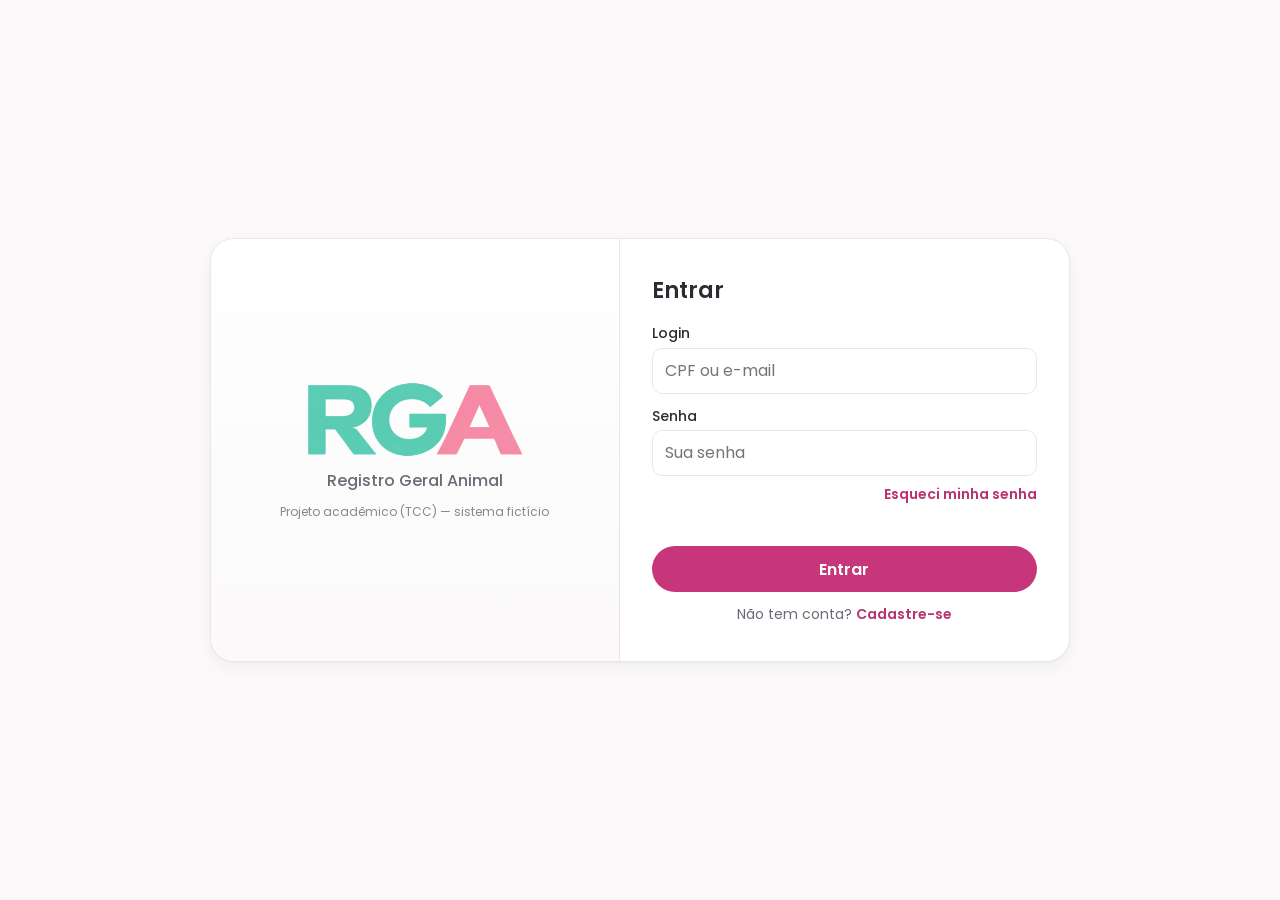
<file: index.html>
<!DOCTYPE html>
<html lang="pt-BR">
<head>
  <meta charset="UTF-8">
  <meta name="viewport" content="width=device-width, initial-scale=1.0, viewport-fit=cover">
  <meta name="theme-color" content="#ffffff">
  <meta name="mobile-web-app-capable" content="yes">
  <meta name="apple-mobile-web-app-capable" content="yes">
  <meta name="apple-mobile-web-app-status-bar-style" content="default">
  <meta name="apple-mobile-web-app-title" content="RGA">
  <title>RGA — Registro Geral Animal</title>
  <link rel="manifest" href="manifest.webmanifest">
  <link rel="icon" href="icons/icon.svg" type="image/svg+xml">
  <link rel="apple-touch-icon" href="icons/icon-192.png">
  <link rel="preconnect" href="https://fonts.googleapis.com">
  <link href="https://fonts.googleapis.com/css2?family=Poppins:wght@400;500;600;700&display=swap" rel="stylesheet">
  <link rel="stylesheet" href="css/style.css">
</head>
<body>
  <!-- Tela de abertura -->
  <div id="splash" aria-hidden="true">
    <img src="img/logo-rga.png" alt="">
    <span>Registro Geral Animal</span>
  </div>

  <!-- ================= LOGIN / CRIAR CONTA ================= -->
  <section id="tela-login" class="tela-auth" hidden>
    <div class="auth-card">
      <div class="auth-marca">
        <img src="img/logo-rga.png" alt="RGA">
        <p>Registro Geral Animal</p>
        <small>Projeto acadêmico (TCC) — sistema fictício</small>
      </div>

      <div class="auth-forms">
        <!-- Entrar -->
        <form id="form-login" class="auth-form" novalidate>
          <h2>Entrar</h2>
          <label class="campo"><span>Login</span>
            <input name="login" autocomplete="username" placeholder="CPF ou e-mail">
          </label>
          <label class="campo"><span>Senha</span>
            <input name="senha" type="password" autocomplete="current-password" placeholder="Sua senha">
          </label>
          <button type="button" class="link link-direita" data-auth="esqueci">Esqueci minha senha</button>
          <p class="erro" role="alert"></p>
          <button class="btn btn-rosa btn-bloco">Entrar</button>
          <p class="auth-troca">Não tem conta? <button type="button" class="link" data-auth="conta">Cadastre-se</button></p>
        </form>

        <!-- Criar conta -->
        <form id="form-conta" class="auth-form" novalidate hidden>
          <h2>Criar conta</h2>
          <label class="campo"><span>Nome completo</span><input name="nome" autocomplete="name" maxlength="60"></label>
          <div class="grade-2">
            <label class="campo"><span>CPF</span><input name="cpf" inputmode="numeric" placeholder="000.000.000-00" maxlength="14"></label>
            <label class="campo"><span>Telefone</span><input name="telefone" inputmode="tel" placeholder="(00) 00000-0000" maxlength="15"></label>
          </div>
          <label class="campo"><span>E-mail</span><input name="email" type="email" autocomplete="email" maxlength="60"></label>
          <label class="campo"><span>Cidade / UF</span><input name="cidade" placeholder="São Bernardo do Campo / SP" maxlength="40"></label>
          <div class="grade-2">
            <label class="campo"><span>Senha</span><input name="senha" type="password" autocomplete="new-password" placeholder="Mín. 6 caracteres"></label>
            <label class="campo"><span>Confirmar senha</span><input name="senha2" type="password" autocomplete="new-password"></label>
          </div>
          <label class="campo checkbox aceite"><input type="checkbox" name="termos">
            <span>Li e aceito os <button type="button" class="link" data-termos>Termos de uso e privacidade</button></span></label>
          <p class="erro" role="alert"></p>
          <button class="btn btn-rosa btn-bloco">Criar conta</button>
          <p class="auth-troca">Já tem conta? <button type="button" class="link" data-auth="login">Entrar</button></p>
        </form>

        <!-- Esqueci a senha -->
        <form id="form-esqueci" class="auth-form" novalidate hidden>
          <h2>Redefinir senha</h2>
          <p class="texto-suave">Confirme seus dados para criar uma senha nova.</p>
          <label class="campo"><span>CPF ou e-mail</span><input name="login"></label>
          <label class="campo"><span>Telefone cadastrado</span><input name="telefone" inputmode="tel" placeholder="(00) 00000-0000" maxlength="15"></label>
          <label class="campo"><span>Nova senha</span><input name="senha" type="password" autocomplete="new-password" placeholder="Mín. 6 caracteres"></label>
          <p class="erro" role="alert"></p>
          <button class="btn btn-rosa btn-bloco">Salvar nova senha</button>
          <p class="auth-troca"><button type="button" class="link" data-auth="login">Voltar para o login</button></p>
        </form>
      </div>
    </div>
  </section>

  <!-- ================= APLICATIVO (após login) ================= -->
  <div id="app" hidden>
    <header class="topo">
      <button class="btn-icone" id="abrir-menu" aria-label="Abrir menu"></button>
      <a href="#inicio" class="logo-topo"><img src="img/logo-rga.png" alt="RGA — início"></a>
      <span class="topo-ola" id="topo-ola"></span>
    </header>

    <div id="fundo-menu" hidden></div>
    <nav id="menu-lateral" aria-label="Menu principal">
      <div class="menu-usuario">
        <strong id="menu-nome"></strong>
        <small id="menu-email"></small>
      </div>
      <div id="menu-links"></div>
      <button class="menu-link menu-sair" id="btn-sair"></button>
    </nav>

    <main id="conteudo"></main>

    <!-- Assistente "Posso ajudar?" -->
    <button class="ajuda-flutuante nao-imprimir" id="btn-ajuda">
      <span class="gato"></span><span>Posso ajudar?</span>
    </button>
    <div class="chat nao-imprimir" id="chat" hidden>
      <div class="chat-topo">
        <span class="gato"></span>
        <div><strong>Assistente RGA</strong><small>Respostas rápidas</small></div>
        <button class="fechar-chat" id="fechar-chat" aria-label="Fechar">×</button>
      </div>
      <div class="chat-msgs" id="chat-msgs"></div>
      <form class="chat-envio" id="chat-form">
        <input id="chat-input" placeholder="Digite sua dúvida…" autocomplete="off">
        <button class="btn-icone" aria-label="Enviar" id="chat-enviar"></button>
      </form>
    </div>
  </div>

  <!-- Janela para detalhes -->
  <dialog id="modal">
    <div class="modal-conteudo">
      <button class="fechar" id="fechar-modal" aria-label="Fechar">×</button>
      <div id="modal-corpo"></div>
    </div>
  </dialog>

  <script src="js/vendor/qrcode.js"></script>
  <script src="js/dados.js"></script>
  <script src="js/app.js"></script>
</body>
</html>
</file>
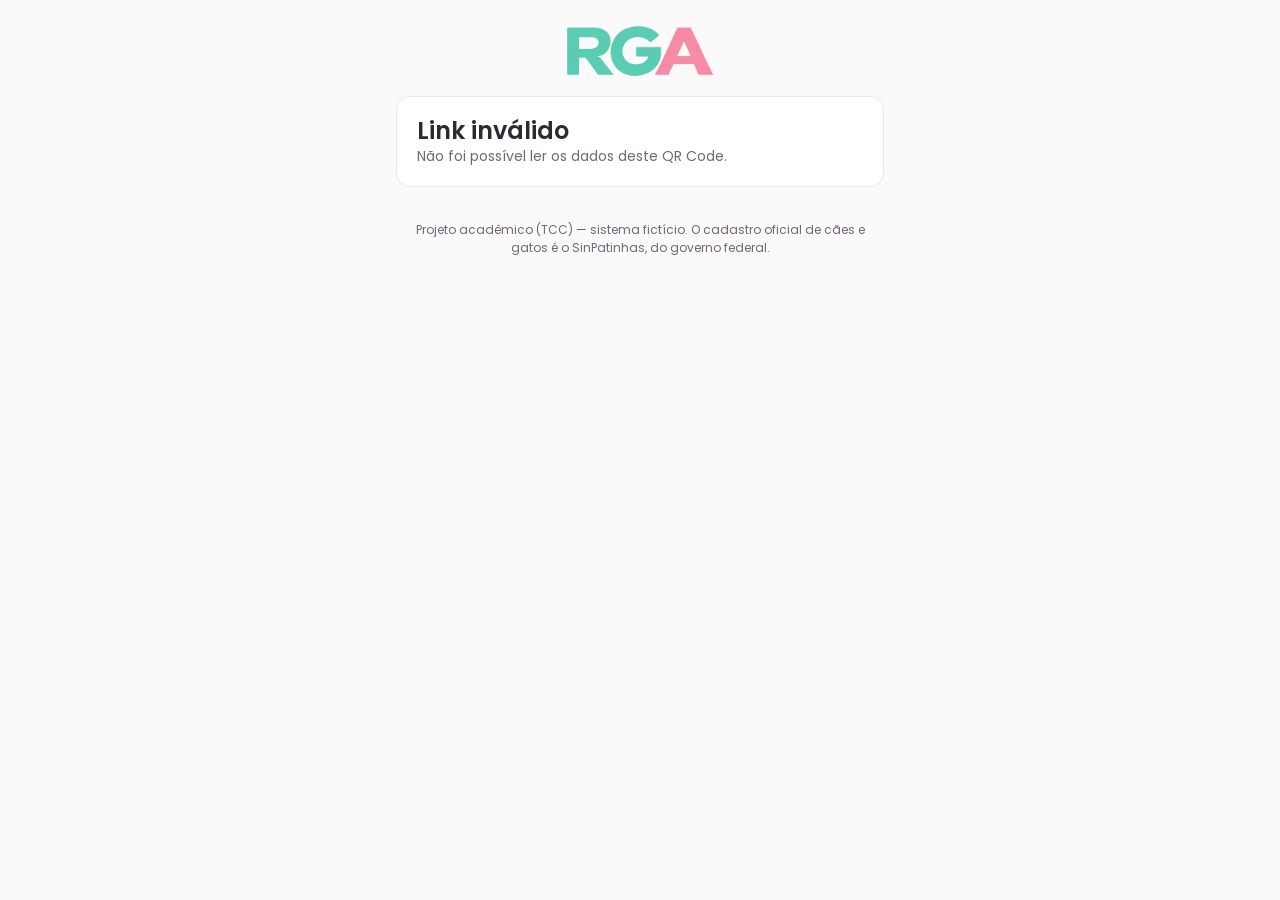
<file: encontrei.html>
<!DOCTYPE html>
<html lang="pt-BR">
<head>
  <meta charset="UTF-8">
  <meta name="viewport" content="width=device-width, initial-scale=1.0, viewport-fit=cover">
  <meta name="theme-color" content="#ffffff">
  <meta name="robots" content="noindex">
  <title>Encontrei um animal — RGA</title>
  <link rel="icon" href="icons/icon.svg" type="image/svg+xml">
  <link rel="preconnect" href="https://fonts.googleapis.com">
  <link href="https://fonts.googleapis.com/css2?family=Poppins:wght@400;500;600;700&display=swap" rel="stylesheet">
  <link rel="stylesheet" href="css/style.css">
</head>
<body class="pagina-publica">
  <!-- Página aberta ao escanear o QR Code do RGA.
       Os dados vêm dentro do próprio link (depois do #) e não são enviados a nenhum servidor. -->
  <main class="publica">
    <img class="publica-logo" src="img/logo-rga.png" alt="RGA — Registro Geral Animal">
    <div id="cartao"></div>
    <p class="texto-suave publica-nota">Projeto acadêmico (TCC) — sistema fictício. O cadastro oficial de cães e
      gatos é o SinPatinhas, do governo federal.</p>
  </main>

  <script>
    const EMOJI = { "Cão": "🐶", "Gato": "🐱", "Ave": "🐦", "Coelho": "🐰", "Roedor": "🐹", "Réptil": "🦎", "Outro": "🐾" };
    const esc = (t) => String(t ?? "").replace(/[&<>"']/g, (c) => ({ "&": "&amp;", "<": "&lt;", ">": "&gt;", '"': "&quot;", "'": "&#39;" })[c]);

    function decodificar(texto) {
      const b64 = texto.replace(/-/g, "+").replace(/_/g, "/");
      const bin = atob(b64 + "===".slice((b64.length + 3) % 4));
      return JSON.parse(new TextDecoder().decode(Uint8Array.from(bin, (c) => c.charCodeAt(0))));
    }

    let d = null;
    try { d = decodificar(location.hash.slice(1)); } catch { d = null; }
    const cartao = document.getElementById("cartao");

    if (!d || !d.n) {
      cartao.innerHTML = `<section class="painel"><h1>Link inválido</h1>
        <p class="texto-suave">Não foi possível ler os dados deste QR Code.</p></section>`;
    } else {
      const fone = String(d.f || "").replace(/\D/g, "");
      const foneFmt = fone.length === 11 ? fone.replace(/(\d{2})(\d{5})(\d{4})/, "($1) $2-$3")
        : fone.replace(/(\d{2})(\d{4})(\d{4})/, "($1) $2-$3");
      const msg = encodeURIComponent(`Olá! Encontrei o(a) ${d.n} (RG ${d.rg}) pelo QR Code do RGA.`);
      document.title = `Encontrei ${d.n} — RGA`;
      cartao.innerHTML = `
        <section class="painel publica-cartao">
          <p class="publica-aviso">Você encontrou um animal com RGA</p>
          <div class="publica-animal">
            <div class="foto-animal">${EMOJI[d.e] || "🐾"}</div>
            <div><h1>${esc(d.n)}</h1>
              <p class="texto-suave">${esc([d.e, d.r, d.p, d.s].filter(Boolean).join(" · "))}</p>
              <span class="num-rg">RG ${esc(d.rg)}</span></div>
          </div>
          <div class="doc-dados">
            <div class="dado"><label>Tutor</label><span>${esc(d.t)}</span></div>
            <div class="dado"><label>Cidade</label><span>${esc(d.c || "—")}</span></div>
          </div>
          ${fone ? `
          <div class="publica-acoes">
            <a class="btn btn-rosa btn-bloco" href="tel:${fone}">Ligar para o tutor · ${esc(foneFmt)}</a>
            <a class="btn btn-verde btn-bloco" href="https://wa.me/55${fone}?text=${msg}" target="_blank" rel="noopener">Mandar mensagem no WhatsApp</a>
          </div>` : ""}
          <p class="texto-suave">Se puder, mantenha o animal em um lugar seguro, com água, até o tutor chegar.</p>
        </section>`;
    }
  </script>
</body>
</html>
</file>
<file: css/style.css>
/* ==========================================================
   RGA — Registro Geral Animal
   Paleta: Rosa, Dourado e Verde-água — visual limpo
   ========================================================== */
:root {
  --rosa: #e8559a;
  --rosa-claro: #fde8f1;
  --rosa-escuro: #b8336f;
  --rosa-forte: #c7357a;      /* fundo de botões: contraste 5:1 com texto branco */
  --dourado: #d4a933;
  --dourado-claro: #f8eecf;
  --dourado-escuro: #7a5c0a;
  --verde-agua: #2bbfae;
  --verde-agua-claro: #dcf5f1;
  --verde-agua-escuro: #14796e;

  --texto: #2d2a32;
  --texto-suave: #6e6876;
  --fundo: #fbf9fa;
  --branco: #fff;
  --borda: #ece6ea;
  --sombra: 0 1px 2px rgba(45, 42, 50, .04), 0 6px 18px rgba(45, 42, 50, .05);
  --raio: 14px;
  --topo: 64px;
  --menu: 260px;
}

* { box-sizing: border-box; margin: 0; padding: 0; }
[hidden] { display: none !important; }
html { -webkit-tap-highlight-color: transparent; }
body {
  font-family: "Poppins", system-ui, sans-serif;
  background: var(--fundo);
  color: var(--texto);
  min-height: 100vh;
  line-height: 1.45;
}
a { color: inherit; text-decoration: none; }
:focus-visible { outline: 3px solid var(--verde-agua); outline-offset: 2px; }
button { font: inherit; color: inherit; }
h1 { font-size: 24px; font-weight: 600; line-height: 1.2; }
h2 { font-size: 17px; font-weight: 600; }
.texto-suave { color: var(--texto-suave); font-size: 14px; }

.svg-ico { width: 22px; height: 22px; flex-shrink: 0; fill: none; stroke: currentColor;
  stroke-width: 1.8; stroke-linecap: round; stroke-linejoin: round; }

/* ---------- Botões ---------- */
.btn {
  display: inline-flex; align-items: center; justify-content: center; gap: 8px;
  border: none; border-radius: 999px;
  padding: 11px 22px; min-height: 46px;
  font-weight: 600; cursor: pointer; text-align: center;
  transition: background .15s, border-color .15s;
}
.btn-rosa { background: var(--rosa-forte); color: #fff; }
.btn-rosa:hover { background: var(--rosa-escuro); }
.btn-verde { background: var(--verde-agua-escuro); color: #fff; }
.btn-verde:hover { background: #0f5f56; }
.btn-contorno { background: #fff; color: var(--rosa-escuro); border: 1px solid var(--rosa); }
.btn-contorno:hover { background: var(--rosa-claro); }
.btn-pequeno { padding: 6px 14px; min-height: 38px; font-size: 14px; }
.btn-bloco { width: 100%; }
.btn-icone-texto .svg-ico { width: 18px; height: 18px; }
.btn-icone {
  display: inline-grid; place-items: center;
  width: 42px; height: 42px; border-radius: 12px;
  background: none; border: none; cursor: pointer; color: var(--texto);
}
.btn-icone:hover { background: var(--fundo); }
.btn-icone:disabled { opacity: .3; cursor: default; }
.link { background: none; border: none; color: var(--rosa-escuro); font-weight: 600; cursor: pointer; font-size: 14px; }
.link:hover { text-decoration: underline; }

/* ---------- Campos ---------- */
.campo { display: flex; flex-direction: column; gap: 4px; font-size: 14px; font-weight: 500; }
.campo input, .campo select, .campo textarea, .vacinas-form input, .linha-envio input, .chat-envio input {
  font: inherit; font-size: 16px; font-weight: 400;
  padding: 10px 12px; min-height: 46px; width: 100%;
  border: 1px solid var(--borda); border-radius: 10px; background: #fff; color: var(--texto);
}
.campo input:focus, .campo select:focus, .campo textarea:focus, .vacinas-form input:focus,
.linha-envio input:focus, .chat-envio input:focus {
  outline: none; border-color: var(--verde-agua); box-shadow: 0 0 0 3px var(--verde-agua-claro);
}
.campo.invalido input, .campo.invalido select { border-color: var(--rosa); background: var(--rosa-claro); }
.campo.checkbox { flex-direction: row; align-items: center; gap: 8px; align-self: end; min-height: 46px; }
.campo.checkbox input { width: 20px; height: 20px; min-height: 0; accent-color: var(--verde-agua); }
.erro { color: var(--rosa-escuro); font-size: 14px; font-weight: 500; min-height: 1.3em; }
.grade-2 { display: grid; grid-template-columns: 1fr 1fr; gap: 12px; }

/* ==========================================================
   ABERTURA E LOGIN
   ========================================================== */
#splash {
  position: fixed; inset: 0; z-index: 999;
  display: flex; flex-direction: column; align-items: center; justify-content: center; gap: 14px;
  background: #fff; transition: opacity .4s, visibility .4s;
}
#splash img { width: 240px; max-width: 70vw; animation: pulsar 1.2s ease-in-out infinite; }
#splash span { color: var(--texto-suave); }
#splash.oculto { opacity: 0; visibility: hidden; }
@keyframes pulsar { 50% { transform: scale(1.05); } }

.tela-auth {
  min-height: 100vh; display: grid; place-items: center;
  padding: calc(24px + env(safe-area-inset-top)) 16px calc(24px + env(safe-area-inset-bottom));
}
.auth-card {
  width: 100%; max-width: 860px;
  display: grid; grid-template-columns: 1fr 1.1fr;
  background: #fff; border: 1px solid var(--borda); border-radius: 24px; box-shadow: var(--sombra);
  overflow: hidden;
}
.auth-marca {
  display: flex; flex-direction: column; align-items: center; justify-content: center; gap: 10px;
  padding: 40px 28px; text-align: center;
  border-right: 1px solid var(--borda);
  background: linear-gradient(180deg, #fff, var(--fundo));
}
.auth-marca img { width: 220px; max-width: 100%; }
.auth-marca p { font-weight: 500; color: var(--texto-suave); }
.auth-marca small { font-size: 12px; color: var(--texto-suave); opacity: .8; }
.auth-forms { padding: 36px 32px; }
.auth-form { display: flex; flex-direction: column; gap: 12px; }
.auth-form h2 { font-size: 22px; margin-bottom: 4px; }
.link-direita { align-self: flex-end; margin-top: -4px; }
.auth-troca { text-align: center; font-size: 14px; color: var(--texto-suave); }

/* ==========================================================
   ESTRUTURA DO APP: TOPO, MENU LATERAL, CONTEÚDO
   ========================================================== */
.topo {
  position: sticky; top: 0; z-index: 40;
  display: flex; align-items: center; gap: 10px;
  height: calc(var(--topo) + env(safe-area-inset-top));
  padding: env(safe-area-inset-top) 12px 0;
  background: #fff;
  border-bottom: 3px solid transparent;
  border-image: linear-gradient(90deg, var(--verde-agua), var(--dourado), var(--rosa)) 1;
}
.logo-topo img { height: 34px; display: block; }
.topo-ola { margin-left: auto; font-size: 14px; color: var(--texto-suave); padding-right: 6px; }

#menu-lateral {
  position: fixed; z-index: 60; top: 0; bottom: 0; left: 0;
  width: var(--menu); max-width: 85vw;
  display: flex; flex-direction: column; gap: 2px;
  padding: calc(16px + env(safe-area-inset-top)) 12px calc(16px + env(safe-area-inset-bottom));
  background: #fff; border-right: 1px solid var(--borda);
  transform: translateX(-100%); transition: transform .25s ease;
  overflow-y: auto;
}
.menu-aberto #menu-lateral { transform: none; box-shadow: 0 0 40px rgba(0, 0, 0, .12); }
#fundo-menu { position: fixed; inset: 0; z-index: 55; background: rgba(45, 42, 50, .35); }
.menu-usuario { padding: 6px 10px 16px; margin-bottom: 8px; border-bottom: 1px solid var(--borda); display: flex; flex-direction: column; }
.menu-usuario strong { font-size: 15px; }
.menu-usuario small { color: var(--texto-suave); font-size: 12px; word-break: break-all; }
.menu-link {
  display: flex; align-items: center; gap: 12px;
  padding: 11px 12px; border-radius: 12px;
  color: var(--texto-suave); font-weight: 500; font-size: 15px;
  background: none; border: none; cursor: pointer; text-align: left; width: 100%;
}
.menu-link:hover { background: var(--fundo); color: var(--texto); }
.menu-link.ativo { background: var(--rosa-claro); color: var(--rosa-escuro); }
.menu-sair { margin-top: auto; border-top: 1px solid var(--borda); border-radius: 0; padding-top: 16px; }

main {
  width: 100%; max-width: 980px; margin: 0 auto;
  padding: 20px 16px calc(100px + env(safe-area-inset-bottom));
}

/* Computador: menu lateral sempre aberto, como no esboço */
@media (min-width: 1000px) {
  #abrir-menu { display: none; }
  .topo { padding-left: 24px; }
  #menu-lateral { top: calc(var(--topo) + 3px); transform: none; padding-top: 16px; }
  #fundo-menu { display: none; }
  main { padding-left: calc(var(--menu) + 32px); padding-right: 32px; max-width: calc(980px + var(--menu)); margin: 0; }
}

.cabecalho-tela { display: flex; align-items: flex-end; justify-content: space-between; gap: 12px; margin-bottom: 20px; flex-wrap: wrap; }
.cabecalho-tela p { color: var(--texto-suave); font-size: 14px; margin-top: 2px; }
.voltar { display: inline-flex; align-items: center; gap: 2px; color: var(--texto-suave); font-size: 14px; font-weight: 500; margin-bottom: 12px; }
.voltar .svg-ico { width: 18px; height: 18px; }

.painel {
  background: #fff; border: 1px solid var(--borda); border-radius: var(--raio);
  padding: 20px; margin-bottom: 16px;
}
.painel > h2 { margin-bottom: 14px; }
.painel-topo { display: flex; justify-content: space-between; align-items: center; margin-bottom: 10px; }
.duas-colunas { display: grid; grid-template-columns: 1fr 1fr; gap: 16px; align-items: start; }
.duas-colunas .painel { margin-bottom: 0; }
.acoes { display: flex; justify-content: flex-end; gap: 10px; flex-wrap: wrap; margin-top: 8px; }
.nota { margin-top: 16px; }

.vazio {
  text-align: center; padding: 40px 16px;
  background: #fff; border: 1px dashed var(--borda); border-radius: var(--raio);
  display: flex; flex-direction: column; align-items: center; gap: 14px;
}
.vazio img { height: 36px; opacity: .45; }
.vazio p { color: var(--texto-suave); }

/* Cores de destaque reutilizáveis */
.cor-verde { --cor: var(--verde-agua-escuro); --cor-fundo: var(--verde-agua-claro); --cor-linha: var(--verde-agua); }
.cor-rosa { --cor: var(--rosa-escuro); --cor-fundo: var(--rosa-claro); --cor-linha: var(--rosa); }
.cor-dourado { --cor: var(--dourado-escuro); --cor-fundo: var(--dourado-claro); --cor-linha: var(--dourado); }

/* ==========================================================
   INÍCIO
   ========================================================== */
.aviso-consulta {
  display: flex; align-items: center; gap: 14px;
  background: #fff; border: 1px solid var(--borda); border-left: 4px solid var(--verde-agua);
  border-radius: var(--raio); padding: 14px 16px; margin-bottom: 16px;
}
.aviso-consulta .svg-ico { color: var(--verde-agua-escuro); width: 28px; height: 28px; }
.aviso-consulta small { display: block; font-size: 12px; color: var(--texto-suave); }
.aviso-consulta span { font-size: 14px; color: var(--texto-suave); }

.atalhos { display: grid; grid-template-columns: repeat(auto-fill, minmax(160px, 1fr)); gap: 12px; margin-bottom: 20px; }
.atalho {
  display: flex; flex-direction: column; gap: 4px;
  background: #fff; border: 1px solid var(--borda); border-radius: var(--raio);
  padding: 18px 16px; transition: border-color .15s;
}
.atalho:hover { border-color: var(--cor-linha); }
.atalho-ico { width: 46px; height: 46px; border-radius: 12px; display: grid; place-items: center;
  background: var(--cor-fundo); color: var(--cor); margin-bottom: 8px; }
.atalho strong { font-size: 15px; }
.atalho small { font-size: 13px; color: var(--texto-suave); }

.duvidas { display: flex; flex-direction: column; }
.duvida { border-bottom: 1px solid var(--borda); }
.duvida summary {
  cursor: pointer; list-style: none; padding: 13px 28px 13px 0; font-weight: 500; font-size: 15px; position: relative;
}
.duvida summary::-webkit-details-marker { display: none; }
.duvida summary::after { content: "+"; position: absolute; right: 4px; top: 10px; font-size: 20px; color: var(--rosa); }
.duvida[open] summary::after { content: "−"; }
.duvida p { padding: 0 0 14px; color: var(--texto-suave); font-size: 14px; }
.form-duvida { margin-top: 18px; }
.form-duvida label { font-size: 14px; font-weight: 500; display: block; margin-bottom: 6px; }
.linha-envio { display: flex; gap: 8px; }
.linha-envio .btn { flex-shrink: 0; }

/* ==========================================================
   RGA
   ========================================================== */
.grade-cartoes { display: grid; grid-template-columns: repeat(auto-fill, minmax(260px, 1fr)); gap: 12px; }
.cartao-animal {
  display: flex; align-items: center; gap: 14px;
  background: #fff; border: 1px solid var(--borda); border-radius: var(--raio); padding: 12px;
}
.cartao-animal:hover { border-color: var(--dourado); }
.cartao-animal strong { display: block; font-size: 16px; }
.cartao-animal small { display: block; font-size: 13px; color: var(--texto-suave); }
.num-rg { font-family: "Courier New", monospace; font-size: 13px; font-weight: 700; color: var(--dourado-escuro); }
.foto-animal {
  width: 72px; height: 72px; border-radius: 12px; flex-shrink: 0;
  background: var(--fundo) center/cover no-repeat;
  display: grid; place-items: center; font-size: 34px;
}
.foto-animal.grande { width: 100%; height: 140px; font-size: 64px; border-radius: 12px 12px 0 0; }

.formulario .painel > h2 { margin-bottom: 6px; }
.formulario .texto-suave { margin-bottom: 10px; }
.form-animal-grade { display: grid; grid-template-columns: 200px 1fr; gap: 16px; margin: 12px 0 14px; }
.grade { display: grid; grid-template-columns: repeat(auto-fill, minmax(190px, 1fr)); gap: 12px; }
.formulario .campo + .campo { margin-top: 12px; }
.foto-campo { cursor: pointer; }
.foto-preview {
  flex: 1; min-height: 200px; border: 1px dashed var(--dourado); border-radius: var(--raio);
  background: var(--fundo) center/cover no-repeat;
  display: flex; flex-direction: column; align-items: center; justify-content: center; gap: 6px;
  color: var(--dourado-escuro); text-align: center; padding: 10px;
}
.foto-preview .svg-ico { width: 36px; height: 36px; }
.foto-preview small { font-size: 13px; }
.foto-preview.com-foto > * { display: none; }
.foto-preview.com-foto { border-style: solid; }

.vacinas-form { display: flex; flex-direction: column; gap: 8px; margin-bottom: 12px; }
.linha-vacina { display: grid; grid-template-columns: 2fr 1fr 1fr auto; gap: 8px; align-items: center; }
.remover {
  width: 34px; height: 34px; border-radius: 50%; border: none; cursor: pointer;
  background: var(--rosa-claro); color: var(--rosa-escuro); font-size: 18px; line-height: 1;
}

/* Documento (como no esboço: foto à esquerda, dados à direita) */
.documento {
  background: #fff; border: 1px solid var(--borda); border-radius: 18px; box-shadow: var(--sombra);
  overflow: hidden; margin-bottom: 16px;
}
.doc-topo { display: flex; align-items: center; gap: 14px; padding: 14px 18px; border-bottom: 2px solid var(--verde-agua); }
.doc-topo img { height: 30px; }
.doc-topo strong { display: block; font-size: 13px; letter-spacing: 1.5px; text-transform: uppercase; }
.doc-topo small { color: var(--texto-suave); font-size: 12px; }
.doc-corpo { display: grid; grid-template-columns: 150px 1fr; gap: 20px; padding: 18px; }
.doc-foto {
  width: 150px; height: 185px; border-radius: 12px;
  background: var(--fundo) center/cover no-repeat;
  display: grid; place-items: center; font-size: 64px;
}
.doc-dados { display: grid; grid-template-columns: 1fr 1fr; gap: 10px 18px; align-content: start; }
.dado label { display: block; font-size: 10px; text-transform: uppercase; letter-spacing: 1px; font-weight: 600; color: var(--verde-agua-escuro); }
.dado span { font-weight: 600; font-size: 15px; word-break: break-word; }
.dado-largo { grid-column: 1 / -1; }
.num-doc { font-family: "Courier New", monospace; font-size: 21px !important; color: var(--rosa-escuro); letter-spacing: 1px; }
.doc-rodape {
  display: flex; justify-content: space-between; align-items: center; gap: 10px;
  padding: 8px 18px; background: var(--fundo); border-top: 1px solid var(--borda);
  font-size: 12px; color: var(--texto-suave);
}

.abas { display: flex; gap: 4px; background: #fff; border: 1px solid var(--borda); border-radius: 999px; padding: 4px; margin-bottom: 12px; }
.abas button {
  flex: 1; border: none; background: none; cursor: pointer; padding: 9px 8px; border-radius: 999px;
  font-weight: 500; font-size: 14px; color: var(--texto-suave);
}
.abas button[aria-selected="true"] { background: var(--verde-agua-escuro); color: #fff; }

.lista-vacinas { list-style: none; margin-bottom: 16px; }
.lista-vacinas li { display: flex; align-items: center; gap: 10px; padding: 12px 0; border-bottom: 1px solid var(--borda); }
.lista-vacinas li > div { flex: 1; }
.lista-vacinas strong { display: block; }
.lista-vacinas small { color: var(--texto-suave); font-size: 13px; }
.status {
  display: inline-flex; align-items: center; gap: 4px;
  font-size: 12px; font-weight: 600; padding: 3px 10px; border-radius: 999px; white-space: nowrap;
}
.status .svg-ico { width: 14px; height: 14px; stroke-width: 2.4; }
.status.ok { background: var(--verde-agua-claro); color: var(--verde-agua-escuro); }
.status.atrasada { background: var(--rosa-claro); color: var(--rosa-escuro); }
.aviso-perda { display: flex; gap: 10px; align-items: center; background: var(--dourado-claro); color: var(--dourado-escuro);
  border-radius: 12px; padding: 12px 14px; margin-bottom: 16px; font-size: 14px; font-weight: 500; }
.subtitulo { font-size: 15px; margin: 20px 0 8px; }

/* ==========================================================
   CONSULTAS E CALENDÁRIO
   ========================================================== */
.lista-consultas { list-style: none; }
.lista-consultas li { display: flex; align-items: center; gap: 14px; padding: 12px 0; border-bottom: 1px solid var(--borda); }
.lista-consultas li:last-child { border-bottom: none; }
.lista-consultas li > div:nth-child(2) { flex: 1; }
.lista-consultas strong { display: block; font-size: 15px; }
.lista-consultas small { color: var(--texto-suave); font-size: 13px; }
.data-bloco {
  width: 52px; text-align: center; flex-shrink: 0;
  background: var(--rosa-claro); color: var(--rosa-escuro); border-radius: 12px; padding: 6px 0;
}
.data-bloco strong { font-size: 19px; line-height: 1.1; }
.data-bloco small { color: var(--rosa-escuro) !important; text-transform: uppercase; font-size: 11px !important; font-weight: 600; }

.calendario { max-width: 380px; }
.cal-topo { display: flex; align-items: center; justify-content: space-between; margin-bottom: 8px; }
.cal-topo strong { text-transform: capitalize; }
.cal-semana, .cal-dias { display: grid; grid-template-columns: repeat(7, 1fr); gap: 4px; text-align: center; }
.cal-semana span { font-size: 12px; color: var(--texto-suave); font-weight: 600; padding: 4px 0; }
.cal-dias button {
  aspect-ratio: 1; border: none; border-radius: 10px; background: none; cursor: pointer;
  font-size: 14px; position: relative;
}
.cal-dias button:not(:disabled):hover { background: var(--verde-agua-claro); }
.cal-dias button:disabled { cursor: default; color: var(--texto); }
.calendario .cal-dias button:disabled:not(.marcado):not(.hoje) { opacity: 1; }
.passo .cal-dias button:disabled { color: #c9c3cc; }
.cal-dias .hoje { font-weight: 700; color: var(--verde-agua-escuro) !important; box-shadow: inset 0 0 0 1px var(--verde-agua); }
.cal-dias .marcado::after {
  content: ""; position: absolute; left: 50%; bottom: 5px; width: 6px; height: 6px; margin-left: -3px;
  border-radius: 50%; background: var(--rosa);
}
.cal-dias .selecionado { background: var(--rosa-forte) !important; color: #fff !important; font-weight: 600; }
.legenda { font-size: 12px; color: var(--texto-suave); margin-top: 10px; display: flex; align-items: center; gap: 6px; }
.ponto { width: 8px; height: 8px; border-radius: 50%; background: var(--rosa); display: inline-block; }

.passo { scroll-margin-top: calc(var(--topo) + 16px); }
.passo h2 { display: flex; align-items: center; gap: 10px; }
.num-passo {
  width: 26px; height: 26px; border-radius: 50%; display: inline-grid; place-items: center;
  background: var(--verde-agua-claro); color: var(--verde-agua-escuro); font-size: 13px; font-weight: 700;
}
.tipos { display: grid; grid-template-columns: repeat(3, 1fr); gap: 10px; margin-bottom: 14px; }
.tipo {
  padding: 16px 8px; border-radius: 12px; border: 1px solid var(--borda); background: #fff;
  font-weight: 600; cursor: pointer;
}
.tipo.ativa { border-color: var(--rosa); background: var(--rosa-claro); color: var(--rosa-escuro); }
.opcoes, .horarios { display: flex; flex-wrap: wrap; gap: 8px; }
.opcao {
  display: inline-flex; align-items: center; gap: 6px;
  padding: 9px 16px; border-radius: 999px; border: 1px solid var(--borda); background: #fff;
  cursor: pointer; font-size: 14px; font-weight: 500;
}
.opcao:hover:not(:disabled) { border-color: var(--verde-agua); }
.opcao.ativa { background: var(--verde-agua-escuro); border-color: var(--verde-agua-escuro); color: #fff; }
.opcao:disabled { opacity: .35; cursor: default; text-decoration: line-through; }
.opcao span { font-size: 18px; }
.filtros { margin-bottom: 16px; }
.resumo { border-color: var(--rosa); scroll-margin-top: calc(var(--topo) + 16px); }
.resumo p { margin-bottom: 14px; }

/* Confirmação (círculo com o horário, como no esboço) */
.ticket { text-align: center; display: flex; flex-direction: column; align-items: center; gap: 8px; padding-top: 6px; }
.ticket img { height: 30px; }
.ticket-hora {
  width: 132px; height: 132px; border-radius: 50%; margin: 8px 0;
  display: grid; place-items: center;
  border: 3px solid var(--verde-agua); color: var(--verde-agua-escuro);
  font-size: 32px; font-weight: 700;
}
.ticket p { color: var(--texto-suave); }
.ticket .btn { margin-top: 10px; }

/* ==========================================================
   NOTÍCIAS, CUIDADOS, ADOÇÃO, AJUDA
   ========================================================== */
.grade-noticias { display: grid; grid-template-columns: repeat(auto-fill, minmax(240px, 1fr)); gap: 12px; }
.noticia {
  display: flex; flex-direction: column; gap: 6px; text-align: left; cursor: pointer;
  background: #fff; border: 1px solid var(--borda); border-top: 3px solid var(--cor-linha);
  border-radius: var(--raio); padding: 16px;
}
.noticia:hover { border-color: var(--cor-linha); }
.noticia p { font-size: 14px; color: var(--texto-suave); flex: 1; }
.noticia small { font-size: 12px; color: var(--texto-suave); }
.tag {
  align-self: flex-start; font-size: 11px; font-weight: 600; text-transform: uppercase; letter-spacing: .5px;
  padding: 3px 10px; border-radius: 999px; background: var(--cor-fundo); color: var(--cor);
}
.noticia-completa { display: flex; flex-direction: column; gap: 8px; }
.noticia-completa h2 { font-size: 22px; }
.noticia-completa p { margin-top: 6px; }

.cuidado { background: #fff; border: 1px solid var(--borda); border-top: 3px solid var(--cor-linha); border-radius: var(--raio); padding: 16px; }
.cuidado h2 { color: var(--cor); margin-bottom: 10px; }
.cuidado ul { list-style: none; display: flex; flex-direction: column; gap: 8px; }
.cuidado li { display: flex; gap: 8px; font-size: 14px; }
.cuidado li .svg-ico { width: 18px; height: 18px; color: var(--cor-linha); stroke-width: 2.4; margin-top: 1px; }

.cartao-adocao { background: #fff; border: 1px solid var(--borda); border-radius: var(--raio); overflow: hidden; display: flex; flex-direction: column; }
.adocao-info { padding: 14px 16px 16px; display: flex; flex-direction: column; gap: 6px; align-items: flex-start; flex: 1; }
.adocao-info strong { font-size: 17px; }
.adocao-info small { color: var(--texto-suave); font-size: 13px; }
.adocao-info p { font-size: 14px; flex: 1; }
.form-adotar { display: flex; flex-direction: column; gap: 10px; }
.form-adotar .foto-animal.grande { border-radius: 12px; height: 110px; }

.lista-simples { list-style: none; }
.lista-simples li { padding: 10px 0; border-bottom: 1px solid var(--borda); display: flex; flex-direction: column; }
.lista-simples small { color: var(--texto-suave); font-size: 12px; }

/* ==========================================================
   ÁREA DO ADMINISTRADOR
   ========================================================== */
.selo-admin {
  display: inline-flex; align-items: center; gap: 6px;
  background: var(--dourado-claro); color: var(--dourado-escuro);
  font-size: 13px; font-weight: 600; padding: 5px 12px 5px 8px; border-radius: 999px;
}
.selo-admin .svg-ico { width: 18px; height: 18px; }
.modo-admin .topo { border-image: linear-gradient(90deg, var(--dourado), var(--dourado-claro), var(--dourado)) 1; }

.numeros { display: grid; grid-template-columns: repeat(auto-fit, minmax(150px, 1fr)); gap: 12px; margin-bottom: 16px; }
.numero {
  display: flex; flex-direction: column; gap: 2px;
  background: #fff; border: 1px solid var(--borda); border-top: 3px solid var(--cor-linha);
  border-radius: var(--raio); padding: 14px 16px;
}
.numero strong { font-size: 28px; line-height: 1.1; color: var(--cor); }
.numero span { font-size: 13px; color: var(--texto-suave); }

.busca {
  width: 100%; font: inherit; font-size: 16px; min-height: 46px; margin-bottom: 12px;
  padding: 10px 14px; border: 1px solid var(--borda); border-radius: 999px; background: #fff;
}
.busca:focus { outline: none; border-color: var(--verde-agua); box-shadow: 0 0 0 3px var(--verde-agua-claro); }

.lista-rgas { list-style: none; }
.lista-rgas li + li { border-top: 1px solid var(--borda); }
.lista-rgas a { display: flex; align-items: center; gap: 12px; padding: 10px 0; }
.lista-rgas a:hover strong { color: var(--rosa-escuro); }
.lista-rgas a > div:nth-child(2) { flex: 1; min-width: 0; }
.lista-rgas .foto-animal { width: 52px; height: 52px; font-size: 26px; }
.lista-rgas strong, .lista-rgas .num-rg, .lista-rgas small { display: block; }
.lista-rgas .selos { display: flex; flex-wrap: wrap; gap: 6px; margin-top: 4px; }
.lista-rgas small { word-break: break-word; }
.lista-rgas small { color: var(--texto-suave); font-size: 13px; }
.status.sem-conta { background: var(--dourado-claro); color: var(--dourado-escuro); }

.tutor-encontrado {
  display: flex; align-items: center; gap: 10px; margin-top: 12px;
  background: var(--verde-agua-claro); color: var(--verde-agua-escuro);
  border-radius: 12px; padding: 12px 14px;
}
.tutor-encontrado strong { display: block; color: var(--texto); }
.tutor-encontrado small { font-size: 13px; }
#tutor-novo { margin-top: 12px; }

.linha-pessoa { flex-direction: row !important; align-items: center; gap: 12px; }
.linha-pessoa > div { flex: 1; min-width: 0; display: flex; flex-direction: column; }
.linha-pessoa p { font-size: 14px; color: var(--texto-suave); margin-top: 4px; }
.forms-admin { margin-top: 16px; }
.forms-admin .auth-form { gap: 10px; }
.forms-admin .subtitulo { margin-top: 0; }

@media (max-width: 760px) {
  .numeros { grid-template-columns: 1fr 1fr; }
  .numeros .numero:last-child:nth-child(odd) { grid-column: 1 / -1; }
}

/* ==========================================================
   QR CODE, DESAPARECIDOS, LEMBRETES E MEUS DADOS
   ========================================================== */
.qr-mini { background: #fff; border: 1px solid var(--borda); border-radius: 8px; padding: 3px; cursor: pointer; line-height: 0; }
.qr-mini svg { width: 76px; height: 76px; display: block; }
.qr-grande { display: flex; flex-direction: column; align-items: center; gap: 10px; text-align: center; }
.qr-caixa { width: 100%; max-width: 280px; padding: 10px; border: 2px solid var(--verde-agua); border-radius: 16px; background: #fff; }
.qr-caixa svg { width: 100%; height: auto; display: block; }

.faixa-desaparecido {
  display: flex; align-items: center; gap: 12px; margin-bottom: 12px;
  background: var(--rosa-claro); color: var(--rosa-escuro);
  border: 1px solid var(--rosa); border-radius: var(--raio); padding: 12px 16px;
}
.faixa-desaparecido .svg-ico { width: 28px; height: 28px; }
.faixa-desaparecido strong { display: block; text-transform: uppercase; letter-spacing: 1px; font-size: 14px; }
.faixa-desaparecido span { font-size: 14px; color: var(--texto); }
.bloco-desaparecido { margin-top: 18px; padding-top: 16px; border-top: 1px solid var(--borda); display: flex; flex-direction: column; gap: 10px; align-items: flex-start; }
.cartao-desaparecido { border-color: var(--rosa); }
.acoes-cartao { display: flex; gap: 8px; flex-wrap: wrap; margin-top: 4px; }
.status .svg-ico { width: 14px; height: 14px; }

.aviso-vacinas { background: #fff; border: 1px solid var(--borda); border-left: 4px solid var(--rosa); border-radius: var(--raio); padding: 14px 16px; margin-bottom: 16px; }
.aviso-vacinas-topo { display: flex; align-items: center; gap: 8px; color: var(--rosa-escuro); margin-bottom: 6px; }
.aviso-vacinas ul { list-style: none; }
.aviso-vacinas a { display: flex; justify-content: space-between; align-items: center; gap: 10px; padding: 8px 0; border-top: 1px solid var(--borda); flex-wrap: wrap; font-size: 14px; }
.aviso-vacinas li:first-child a { border-top: none; }

.aceite { align-self: stretch; min-height: 0; font-weight: 400; }
.aceite span { line-height: 1.4; }
.campo.aceite.invalido span { color: var(--rosa-escuro); }
.termos h2 { margin-bottom: 6px; }
.termos p { font-size: 14px; margin-bottom: 4px; }
.termos .subtitulo { margin: 14px 0 4px; }
.form-meus-dados { margin-top: 18px; }
.zona-perigo { border-color: var(--rosa-claro); }
.zona-perigo h2 { color: var(--rosa-escuro); }
.zona-perigo .texto-suave { margin-bottom: 12px; }
.sobre p { font-size: 14px; margin-bottom: 10px; }
.sobre .link { margin-right: 14px; }

/* Página pública "Encontrei um animal" */
.pagina-publica { background: var(--fundo); }
.publica { max-width: 520px; margin: 0 auto; padding: calc(24px + env(safe-area-inset-top)) 16px 32px; display: flex; flex-direction: column; align-items: center; gap: 18px; }
.publica-logo { width: 150px; }
.publica #cartao { width: 100%; }
.publica-cartao { display: flex; flex-direction: column; gap: 16px; }
.publica-aviso { align-self: flex-start; background: var(--dourado-claro); color: var(--dourado-escuro); font-weight: 600; font-size: 13px; padding: 4px 12px; border-radius: 999px; }
.publica-animal { display: flex; align-items: center; gap: 14px; }
.publica-animal h1 { font-size: 26px; }
.publica-acoes { display: flex; flex-direction: column; gap: 10px; }
.publica-nota { text-align: center; font-size: 12px; }

/* ==========================================================
   DENÚNCIA DE MAUS-TRATOS
   ========================================================== */
.alerta-190 {
  display: flex; align-items: center; gap: 14px; margin-bottom: 16px;
  background: var(--rosa-forte); color: #fff; border-radius: var(--raio); padding: 16px 18px;
}
.alerta-190 .svg-ico { width: 30px; height: 30px; }
.alerta-190 strong { display: block; font-size: 17px; }
.alerta-190 span { font-size: 14px; }
.alerta-190:hover { background: var(--rosa-escuro); }
.canais { display: grid; grid-template-columns: repeat(auto-fill, minmax(220px, 1fr)); gap: 12px; }
.canal { border: 1px solid var(--borda); border-radius: 12px; padding: 14px; display: flex; flex-direction: column; gap: 4px; }
.canal p { font-size: 13px; color: var(--texto-suave); }
.canal-numero { display: inline-flex; align-items: center; gap: 6px; font-size: 20px; font-weight: 700; color: var(--rosa-escuro); }
.canal-numero .svg-ico { width: 18px; height: 18px; }
span.canal-numero { font-size: 15px; color: var(--texto); }
.lei { margin-top: 14px; font-size: 13px; color: var(--texto-suave); border-left: 3px solid var(--dourado); padding-left: 10px; }
.foto-denuncia { align-items: flex-start; margin-top: 12px; cursor: pointer; }
.foto-denuncia .btn .svg-ico { width: 16px; height: 16px; }
#form-denuncia .aceite { margin-top: 12px; }
.protocolo { font-family: "Courier New", monospace; font-size: 26px; font-weight: 700; color: var(--rosa-escuro);
  background: var(--rosa-claro); padding: 8px 16px; border-radius: 12px; margin: 6px 0; }
.ticket > .svg-ico { width: 40px; height: 40px; color: var(--rosa-escuro); }

.denuncia-topo { display: flex; justify-content: space-between; align-items: center; gap: 10px; flex-wrap: wrap; margin-bottom: 12px; }
.denuncia-topo > div { display: flex; align-items: center; gap: 10px; flex-wrap: wrap; }
.denuncia-topo strong { font-family: "Courier New", monospace; }
.denuncia-topo select { font: inherit; font-size: 14px; padding: 8px 10px; border: 1px solid var(--borda); border-radius: 10px; background: #fff; }
.denuncia-corpo { display: grid; grid-template-columns: auto 1fr; gap: 16px; }
.denuncia-corpo:not(:has(.denuncia-foto)) { grid-template-columns: 1fr; }
.denuncia-corpo p { margin-bottom: 12px; font-size: 14px; }
.denuncia-corpo .doc-dados { margin-bottom: 10px; }
.denuncia-foto { width: 140px !important; height: 140px !important; border-radius: 12px !important; }

/* ==========================================================
   ESTATÍSTICAS
   ========================================================== */
.painel-demo { display: flex; justify-content: space-between; align-items: center; gap: 16px; flex-wrap: wrap; border-style: dashed; }
.painel-demo > div:first-child { flex: 1; min-width: 220px; }
.painel-demo .acoes { margin: 0; }

/* barras horizontais */
.gb { display: flex; flex-direction: column; gap: 10px; }
.gb-linha { display: grid; grid-template-columns: minmax(90px, 38%) 1fr auto; align-items: center; gap: 10px; }
.gb-rotulo { font-size: 13px; color: var(--texto); overflow: hidden; text-overflow: ellipsis; white-space: nowrap; }
.gb-trilho { height: 14px; background: var(--fundo); border-radius: 4px; overflow: hidden; }
.gb-barra { display: block; height: 100%; background: var(--verde-agua-escuro); border-radius: 0 4px 4px 0; }
.gb-linha:hover .gb-barra { background: #0f5f56; }
.gb-valor { font-size: 13px; font-weight: 600; min-width: 64px; text-align: right; font-variant-numeric: tabular-nums; }
.gb-valor small { font-weight: 400; color: var(--texto-suave); }

/* colunas por mês */
.gc { display: grid; grid-template-columns: repeat(6, 1fr); gap: 10px; height: 190px; align-items: end; }
.gc-coluna { display: flex; flex-direction: column; align-items: center; gap: 6px; height: 100%; }
.gc-valor { font-size: 13px; font-weight: 600; font-variant-numeric: tabular-nums; }
.gc-trilho { flex: 1; width: 100%; max-width: 44px; display: flex; align-items: flex-end;
  border-bottom: 1px solid var(--borda); }
.gc-barra { display: block; width: 100%; background: var(--verde-agua-escuro); border-radius: 4px 4px 0 0; }
.gc-coluna:hover .gc-barra { background: #0f5f56; }
.gc-rotulo { font-size: 12px; color: var(--texto-suave); text-transform: capitalize; }

/* medidor de porcentagem */
.medidor { margin-bottom: 18px; }
.medidor-topo { display: flex; justify-content: space-between; align-items: baseline; margin-bottom: 6px; }
.medidor-topo strong { font-size: 24px; color: var(--verde-agua-escuro); font-variant-numeric: tabular-nums; }
.medidor-trilho { height: 12px; background: var(--fundo); border-radius: 999px; overflow: hidden; border: 1px solid var(--borda); }
.medidor-trilho span { display: block; height: 100%; background: var(--verde-agua-escuro); border-radius: 999px; }
.medidor small { color: var(--texto-suave); font-size: 12px; }

@media (max-width: 520px) {
  .denuncia-corpo { grid-template-columns: 1fr; }
  .denuncia-foto { width: 100% !important; }
  .gb-linha { grid-template-columns: 1fr auto; }
  .gb-rotulo { grid-column: 1 / -1; white-space: normal; }
  .gb-trilho { grid-column: 1; }
  .gc { height: 160px; gap: 6px; }
}

/* ==========================================================
   ASSISTENTE "POSSO AJUDAR?"
   ========================================================== */
.ajuda-flutuante {
  position: fixed; z-index: 45; right: 16px; bottom: calc(16px + env(safe-area-inset-bottom));
  display: flex; align-items: center; gap: 8px;
  padding: 8px 16px 8px 8px; border-radius: 999px; cursor: pointer;
  background: #fff; border: 1px solid var(--borda); box-shadow: var(--sombra);
  font-weight: 600; font-size: 14px; color: var(--rosa-escuro);
}
.gato { width: 38px; height: 38px; border-radius: 50%; display: grid; place-items: center;
  background: var(--rosa-claro); color: var(--rosa-escuro); }
.chat {
  position: fixed; z-index: 50; right: 16px; bottom: calc(76px + env(safe-area-inset-bottom));
  width: 360px; max-width: calc(100vw - 32px); height: 480px; max-height: calc(100vh - 160px);
  display: flex; flex-direction: column;
  background: #fff; border: 1px solid var(--borda); border-radius: 18px; box-shadow: 0 12px 40px rgba(45, 42, 50, .15);
  overflow: hidden;
}
.chat-topo { display: flex; align-items: center; gap: 10px; padding: 12px 14px; border-bottom: 1px solid var(--borda); }
.chat-topo div { flex: 1; display: flex; flex-direction: column; }
.chat-topo small { color: var(--texto-suave); font-size: 12px; }
.fechar-chat { background: none; border: none; font-size: 26px; cursor: pointer; color: var(--texto-suave); }
.chat-msgs { flex: 1; overflow-y: auto; padding: 14px; display: flex; flex-direction: column; gap: 8px; background: var(--fundo); }
.msg { max-width: 85%; padding: 9px 13px; border-radius: 14px; font-size: 14px; }
.msg-bot { background: #fff; border: 1px solid var(--borda); align-self: flex-start; border-bottom-left-radius: 4px; }
.msg-eu { background: var(--rosa-forte); color: #fff; align-self: flex-end; border-bottom-right-radius: 4px; }
.sugestoes { display: flex; flex-wrap: wrap; gap: 6px; }
.sugestoes button {
  background: #fff; border: 1px solid var(--verde-agua); color: var(--verde-agua-escuro);
  border-radius: 999px; padding: 5px 12px; font-size: 13px; cursor: pointer; text-align: left;
}
.chat-envio { display: flex; gap: 6px; padding: 10px; border-top: 1px solid var(--borda); }
.chat-envio .btn-icone { color: var(--rosa); }

/* ==========================================================
   JANELA (modal) E AVISOS
   ========================================================== */
dialog {
  border: none; border-radius: 20px; padding: 0; margin: auto;
  width: calc(100% - 32px); max-width: 520px; max-height: calc(100vh - 32px);
  box-shadow: 0 20px 60px rgba(0, 0, 0, .25); color: var(--texto);
}
dialog::backdrop { background: rgba(45, 42, 50, .45); }
.modal-conteudo { padding: 28px 24px 24px; position: relative; }
.fechar { position: absolute; top: 8px; right: 12px; background: none; border: none; font-size: 30px; cursor: pointer; color: var(--texto-suave); }

.toast {
  position: fixed; z-index: 1000; left: 50%; transform: translateX(-50%);
  bottom: calc(84px + env(safe-area-inset-bottom));
  background: var(--texto); color: #fff; padding: 11px 22px; border-radius: 999px;
  font-size: 14px; max-width: calc(100% - 32px); text-align: center; animation: subir .25s ease;
}
@keyframes subir { from { opacity: 0; transform: translate(-50%, 8px); } }

/* ==========================================================
   CELULAR
   ========================================================== */
@media (max-width: 760px) {
  .auth-card { grid-template-columns: 1fr; }
  .auth-marca { border-right: none; border-bottom: 1px solid var(--borda); padding: 28px 20px 22px; }
  .auth-marca img { width: 170px; }
  .auth-forms { padding: 24px 20px; }
  .duas-colunas { grid-template-columns: 1fr; }
  .form-animal-grade { grid-template-columns: 1fr; }
  .foto-preview { min-height: 160px; }
  .doc-corpo { grid-template-columns: 1fr; justify-items: center; }
  .doc-dados { width: 100%; }
  .calendario { max-width: none; }
}
@media (max-width: 520px) {
  h1 { font-size: 21px; }
  .topo-ola { display: none; }
  .logo-topo { margin: 0 auto; padding-right: 42px; }
  .atalhos { grid-template-columns: 1fr 1fr; gap: 10px; }
  .atalho { padding: 14px 12px; }
  .painel { padding: 16px 14px; }
  .grade-2 { grid-template-columns: 1fr; }
  .linha-vacina { grid-template-columns: 1fr 1fr auto; }
  .linha-vacina .v-nome { grid-column: 1 / -1; }
  .linha-envio .btn span { display: none; }
  .linha-envio .btn { padding: 0 14px; }
  .ajuda-flutuante span:last-child { display: none; }
  .ajuda-flutuante { padding: 6px; }
  .cabecalho-tela .btn { padding: 8px 16px; min-height: 40px; }
  .acoes .btn { flex: 1; }
  .tipos .tipo { padding: 14px 4px; font-size: 14px; }
}

/* ==========================================================
   IMPRESSÃO (documento RG)
   ========================================================== */
@media print {
  .topo, #menu-lateral, #fundo-menu, .nao-imprimir, .aba-conteudo { display: none !important; }
  main { padding: 0 !important; margin: 0 !important; max-width: none !important; }
  .documento { box-shadow: none; break-inside: avoid; -webkit-print-color-adjust: exact; print-color-adjust: exact; }
}

/* Campos de data da vacina não podem passar da largura da tela */
.linha-vacina input { min-width: 0; }

/* Estatísticas: 6 números em 3 colunas (2 no celular) */
.numeros-3 { grid-template-columns: repeat(3, 1fr); }
@media (max-width: 760px) { .numeros-3 { grid-template-columns: 1fr 1fr; } }
#form-denuncia { margin-top: 14px; }
#form-denuncia .grade + .campo { margin-top: 12px; }
.link-canal { display: inline-flex; align-items: center; gap: 4px; margin-top: 2px; }
.link-canal .svg-ico { width: 16px; height: 16px; }
</file>
